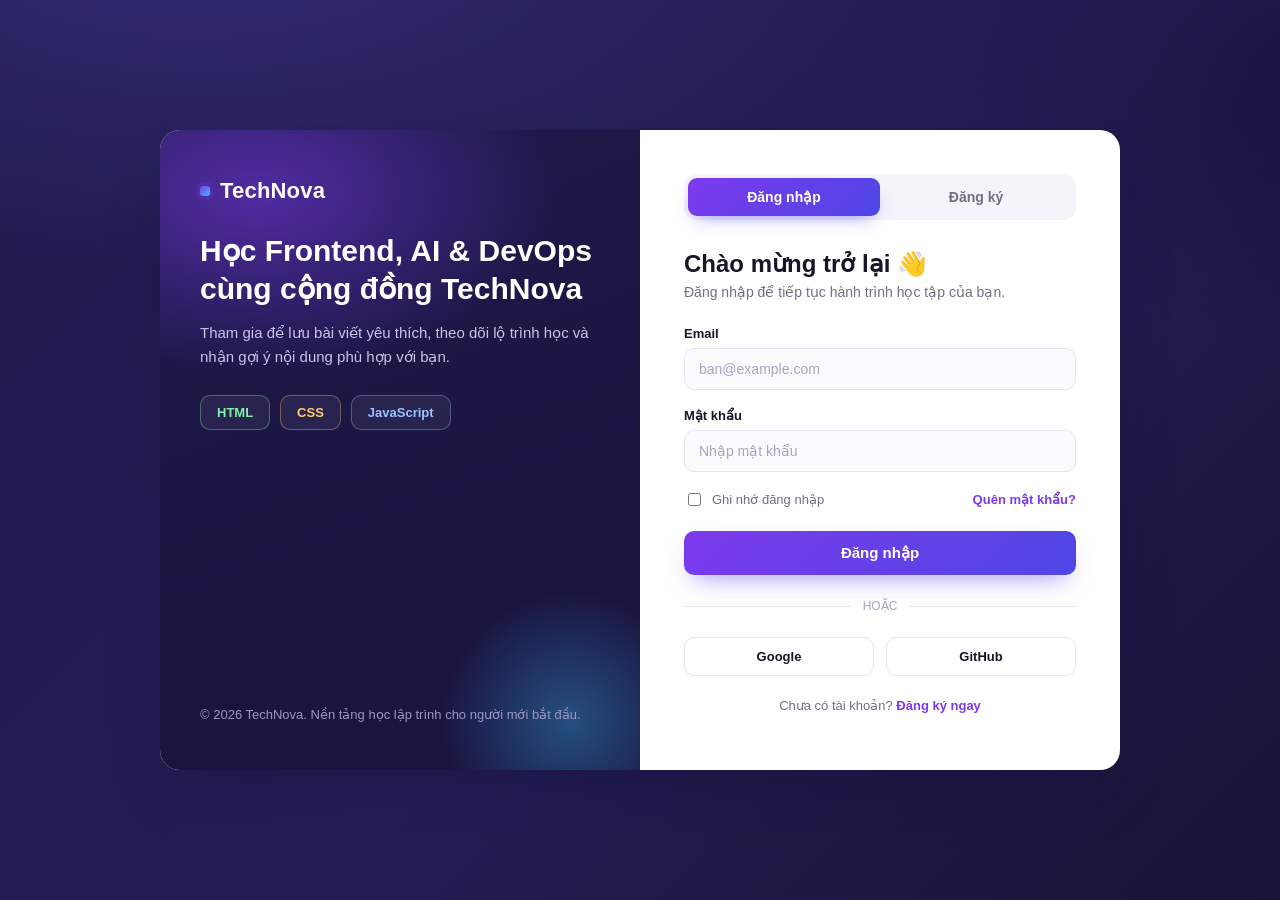
<file: html/form.html>
<!DOCTYPE html>
<html lang="vi">
<head>
<meta charset="UTF-8">
<meta name="viewport" content="width=device-width, initial-scale=1.0">
<link rel="stylesheet" href="../css/form.css">
<title>TechNova - Đăng nhập / Đăng ký</title>
</head>
<body>

<div class="wrap">

  <!-- Panel bên trái: thương hiệu -->
  <div class="side">
    <div>
      <div class="brand"><span class="brand-dot"></span>TechNova</div>
      <h2>Học Frontend, AI &amp; DevOps<br>cùng cộng đồng TechNova</h2>
      <p>Tham gia để lưu bài viết yêu thích, theo dõi lộ trình học và nhận gợi ý nội dung phù hợp với bạn.</p>
      <div class="tags">
        <span class="tag html">HTML</span>
        <span class="tag css">CSS</span>
        <span class="tag js">JavaScript</span>
      </div>
    </div>
    <div class="foot">© 2026 TechNova. Nền tảng học lập trình cho người mới bắt đầu.</div>
  </div>

  <!-- Panel bên phải: form -->
  <div class="form-side">

    <div class="switch">
      <button type="button" class="active" id="tabLogin" onclick="showPanel('login')">Đăng nhập</button>
      <button type="button" id="tabRegister" onclick="showPanel('register')">Đăng ký</button>
    </div>

    <!-- ĐĂNG NHẬP -->
    <div class="panel active" id="panelLogin">
      <p class="title">Chào mừng trở lại 👋</p>
      <p class="subtitle">Đăng nhập để tiếp tục hành trình học tập của bạn.</p>

      <form onsubmit="return false;">
        <div class="field">
          <label for="loginEmail">Email</label>
          <input type="email" id="loginEmail" placeholder="ban@example.com" required>
        </div>
        <div class="field">
          <label for="loginPass">Mật khẩu</label>
          <input type="password" id="loginPass" placeholder="Nhập mật khẩu" required>
        </div>

        <div class="row-between">
          <label class="checkline"><input type="checkbox"> Ghi nhớ đăng nhập</label>
          <a href="#" class="link">Quên mật khẩu?</a>
        </div>

        <button class="btn-primary" type="submit">Đăng nhập</button>
      </form>

      <div class="divider">HOẶC</div>
      <div class="socials">
        <button class="btn-social" type="button">Google</button>
        <button class="btn-social" type="button">GitHub</button>
      </div>

      <p class="switch-hint">Chưa có tài khoản? <a href="#" class="link" onclick="showPanel('register')">Đăng ký ngay</a></p>
    </div>

    <!-- ĐĂNG KÝ -->
    <div class="panel" id="panelRegister">
      <p class="title">Tạo tài khoản mới</p>
      <p class="subtitle">Bắt đầu miễn phí, học mọi lúc mọi nơi.</p>

      <form onsubmit="return false;">
        <div class="field">
          <label for="regName">Họ và tên</label>
          <input type="text" id="regName" placeholder="Nguyễn Văn A" required>
        </div>
        <div class="field">
          <label for="regEmail">Email</label>
          <input type="email" id="regEmail" placeholder="ban@example.com" required>
        </div>
        <div class="field">
          <label for="regPass">Mật khẩu</label>
          <input type="password" id="regPass" placeholder="Tối thiểu 8 ký tự" required>
        </div>
        <div class="field">
          <label for="regPass2">Xác nhận mật khẩu</label>
          <input type="password" id="regPass2" placeholder="Nhập lại mật khẩu" required>
        </div>

        <button class="btn-primary" type="submit">Đăng ký</button>

        <p class="terms">Bằng việc đăng ký, bạn đồng ý với <a href="#" class="link">Điều khoản dịch vụ</a> và <a href="#" class="link">Chính sách bảo mật</a> của TechNova.</p>
      </form>

      <p class="switch-hint">Đã có tài khoản? <a href="#" class="link" onclick="showPanel('login')">Đăng nhập</a></p>
    </div>

  </div>
</div>

<script>
function showPanel(name){
  const isLogin = name === 'login';
  document.getElementById('panelLogin').classList.toggle('active', isLogin);
  document.getElementById('panelRegister').classList.toggle('active', !isLogin);
  document.getElementById('tabLogin').classList.toggle('active', isLogin);
  document.getElementById('tabRegister').classList.toggle('active', !isLogin);
}
</script>

</body>
</html>
</file>
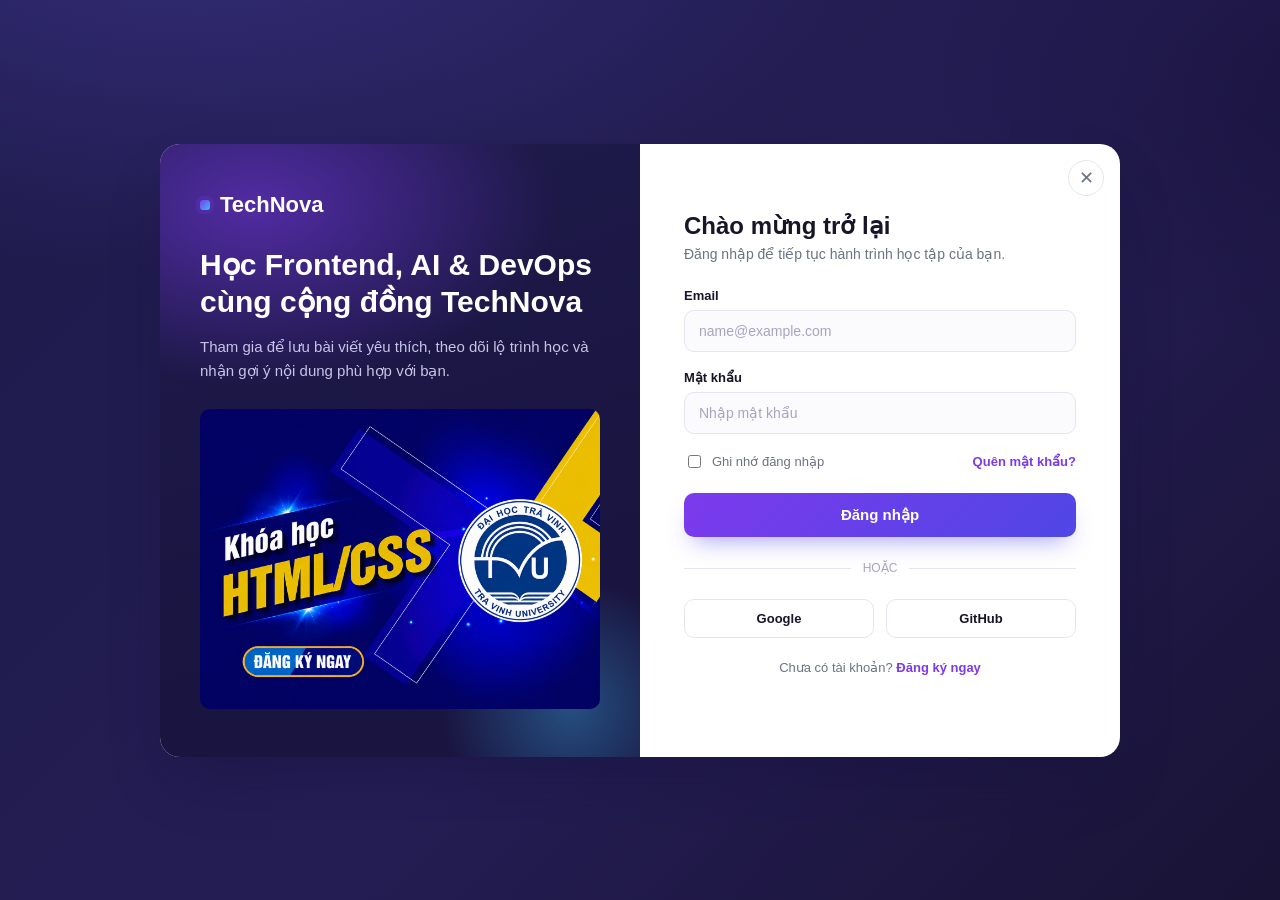
<file: html/login.html>
<!DOCTYPE html>
<html lang="vi">
<head>
<meta charset="UTF-8">
<meta name="viewport" content="width=device-width, initial-scale=1.0">
<title>TechNova - Đăng nhập</title>
<link rel="stylesheet" href="../css/login.css">
</head>
<body>

<div class="wrap" >

  <button type="button" class="close-btn" id="closeBtn" title="Đóng">✕</button>

  <!-- Panel bên trái: thương hiệu -->
  <div class="side">
    <div>
      <div class="brand"><span class="brand-dot"></span>TechNova</div>
      <h2>Học Frontend, AI &amp; DevOps<br>cùng cộng đồng TechNova</h2>
      <p>Tham gia để lưu bài viết yêu thích, theo dõi lộ trình học và nhận gợi ý nội dung phù hợp với bạn.</p>
      <div class="tags">
        <img src="../assets/imgs/logo.png" alt="">
      </div>
    </div>
    <!-- <div class="foot">© 2026 TechNova. Nền tảng học lập trình cho người mới bắt đầu.</div> -->
  </div>

  <!-- Panel bên phải: form đăng nhập -->
  <div class="form-side">
    <p class="title">Chào mừng trở lại</p>
    <p class="subtitle">Đăng nhập để tiếp tục hành trình học tập của bạn.</p>

    <form onsubmit="return false;">
      <div class="field">
        <label for="loginEmail">Email</label>
        <input type="email" id="loginEmail" placeholder="name@example.com" required>
      </div>
      <div class="field">
        <label for="loginPass">Mật khẩu</label>
        <input type="password" id="loginPass" placeholder="Nhập mật khẩu" required>
      </div>

      <div class="row-between">
        <label class="checkline"><input type="checkbox"> Ghi nhớ đăng nhập</label>
        <a href="#" class="link">Quên mật khẩu?</a>
      </div>

      <button class="btn-primary" type="submit">Đăng nhập</button>
    </form>

    <div class="divider">HOẶC</div>
    <div class="socials">
      <button class="btn-social" type="button">Google</button>
      <button class="btn-social" type="button">GitHub</button>
    </div>

    <p class="switch-hint">Chưa có tài khoản? <a href="register.html" class="link">Đăng ký ngay</a></p>
  </div>

</div>

<script>
document.getElementById('closeBtn').addEventListener('click', () => {
  if (document.referrer) {
    window.history.back();
  }
});
</script>

</body>
</html>
</file>
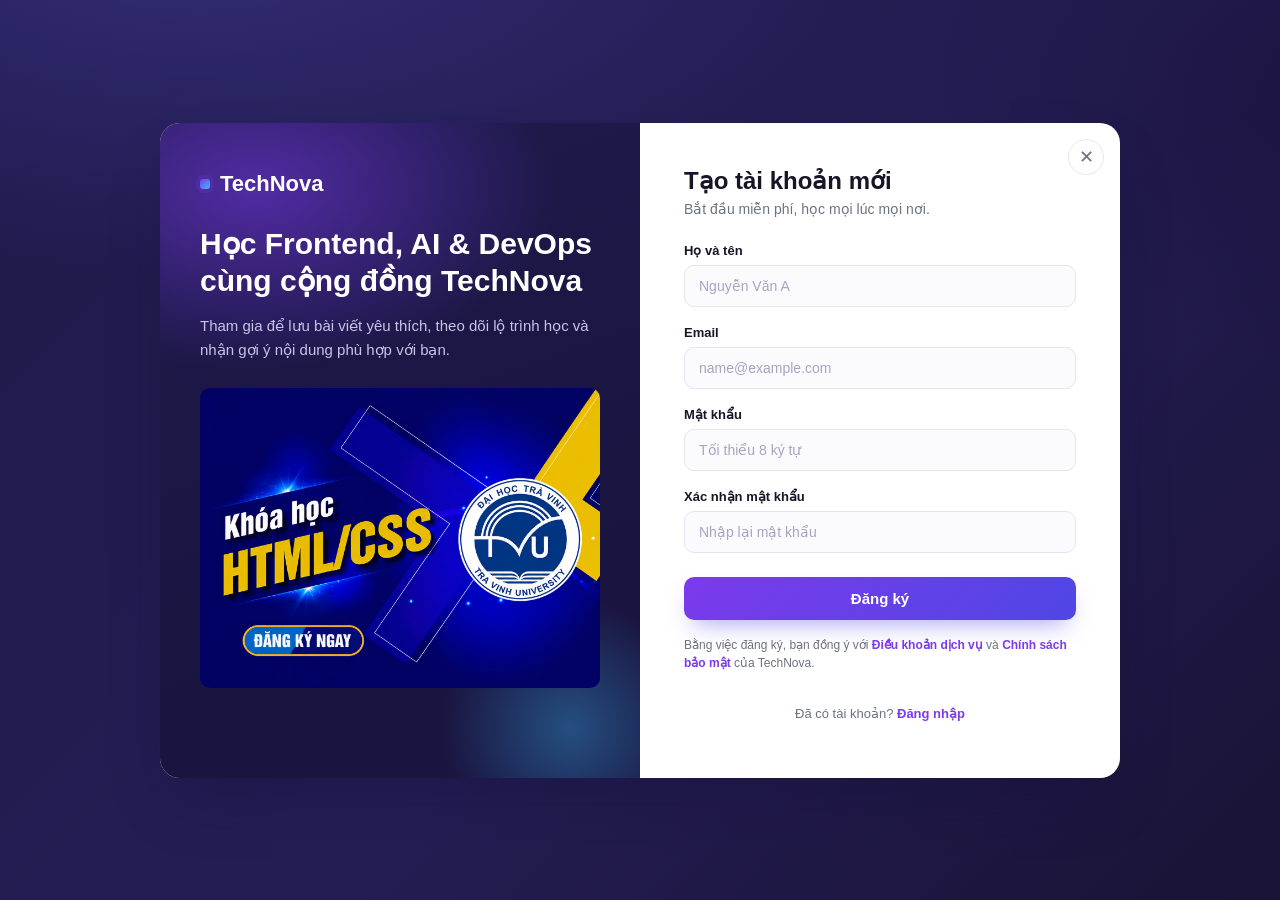
<file: html/register.html>
<!DOCTYPE html>
<html lang="vi">
<head>
<meta charset="UTF-8">
<meta name="viewport" content="width=device-width, initial-scale=1.0">
<title>TechNova - Đăng ký</title>
<link rel="stylesheet" href="../css/register.css">
</head>
<body>

<div class="wrap">

  <button type="button" class="close-btn" id="closeBtn" title="Đóng">✕</button>

  <!-- Panel bên trái: thương hiệu -->
  <div class="side">
    <div>
      <div class="brand"><span class="brand-dot"></span>TechNova</div>
      <h2>Học Frontend, AI &amp; DevOps<br>cùng cộng đồng TechNova</h2>
      <p>Tham gia để lưu bài viết yêu thích, theo dõi lộ trình học và nhận gợi ý nội dung phù hợp với bạn.</p>
      <div class="tags">
       <img src="../assets/imgs/logo.png" alt="">
      </div>
    </div>
    <!-- <div class="foot">© 2026 TechNova. Nền tảng học lập trình cho người mới bắt đầu.</div> -->
  </div>

  <!-- Panel bên phải: form đăng ký -->
  <div class="form-side">
    <p class="title">Tạo tài khoản mới</p>
    <p class="subtitle">Bắt đầu miễn phí, học mọi lúc mọi nơi.</p>

    <form onsubmit="return false;">
      <div class="field">
        <label for="regName">Họ và tên</label>
        <input type="text" id="regName" placeholder="Nguyễn Văn A" required>
      </div>
      <div class="field">
        <label for="regEmail">Email</label>
        <input type="email" id="regEmail" placeholder="name@example.com" required>
      </div>
      <div class="field">
        <label for="regPass">Mật khẩu</label>
        <input type="password" id="regPass" placeholder="Tối thiểu 8 ký tự" required>
      </div>
      <div class="field">
        <label for="regPass2">Xác nhận mật khẩu</label>
        <input type="password" id="regPass2" placeholder="Nhập lại mật khẩu" required>
      </div>

      <button class="btn-primary" type="submit">Đăng ký</button>

      <p class="terms">Bằng việc đăng ký, bạn đồng ý với <a href="#" class="link">Điều khoản dịch vụ</a> và <a href="#" class="link">Chính sách bảo mật</a> của TechNova.</p>
    </form>

    <p class="switch-hint">Đã có tài khoản? <a href="login.html" class="link">Đăng nhập</a></p>
  </div>

</div>

<script>
document.getElementById('closeBtn').addEventListener('click', () => {
  if (document.referrer) {
    window.history.back();
  }
});
</script>
</body>
</html>
</file>
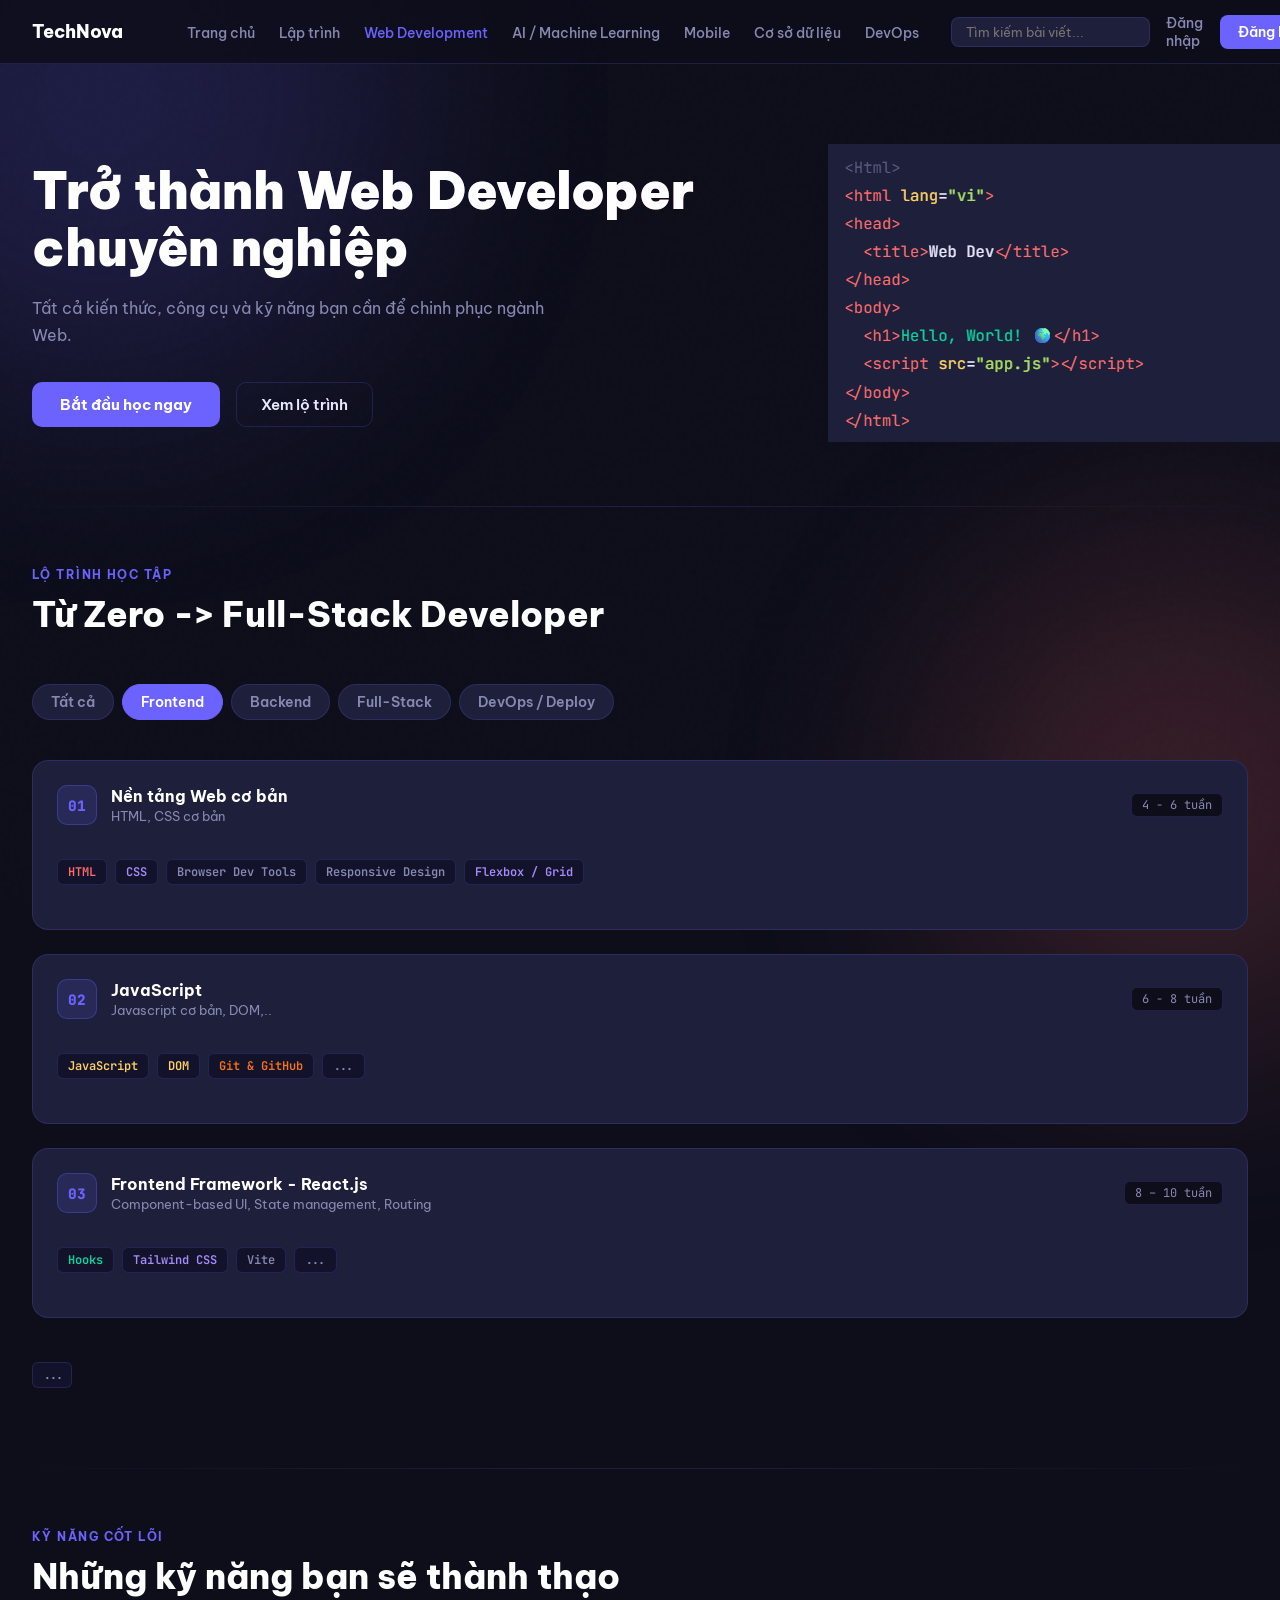
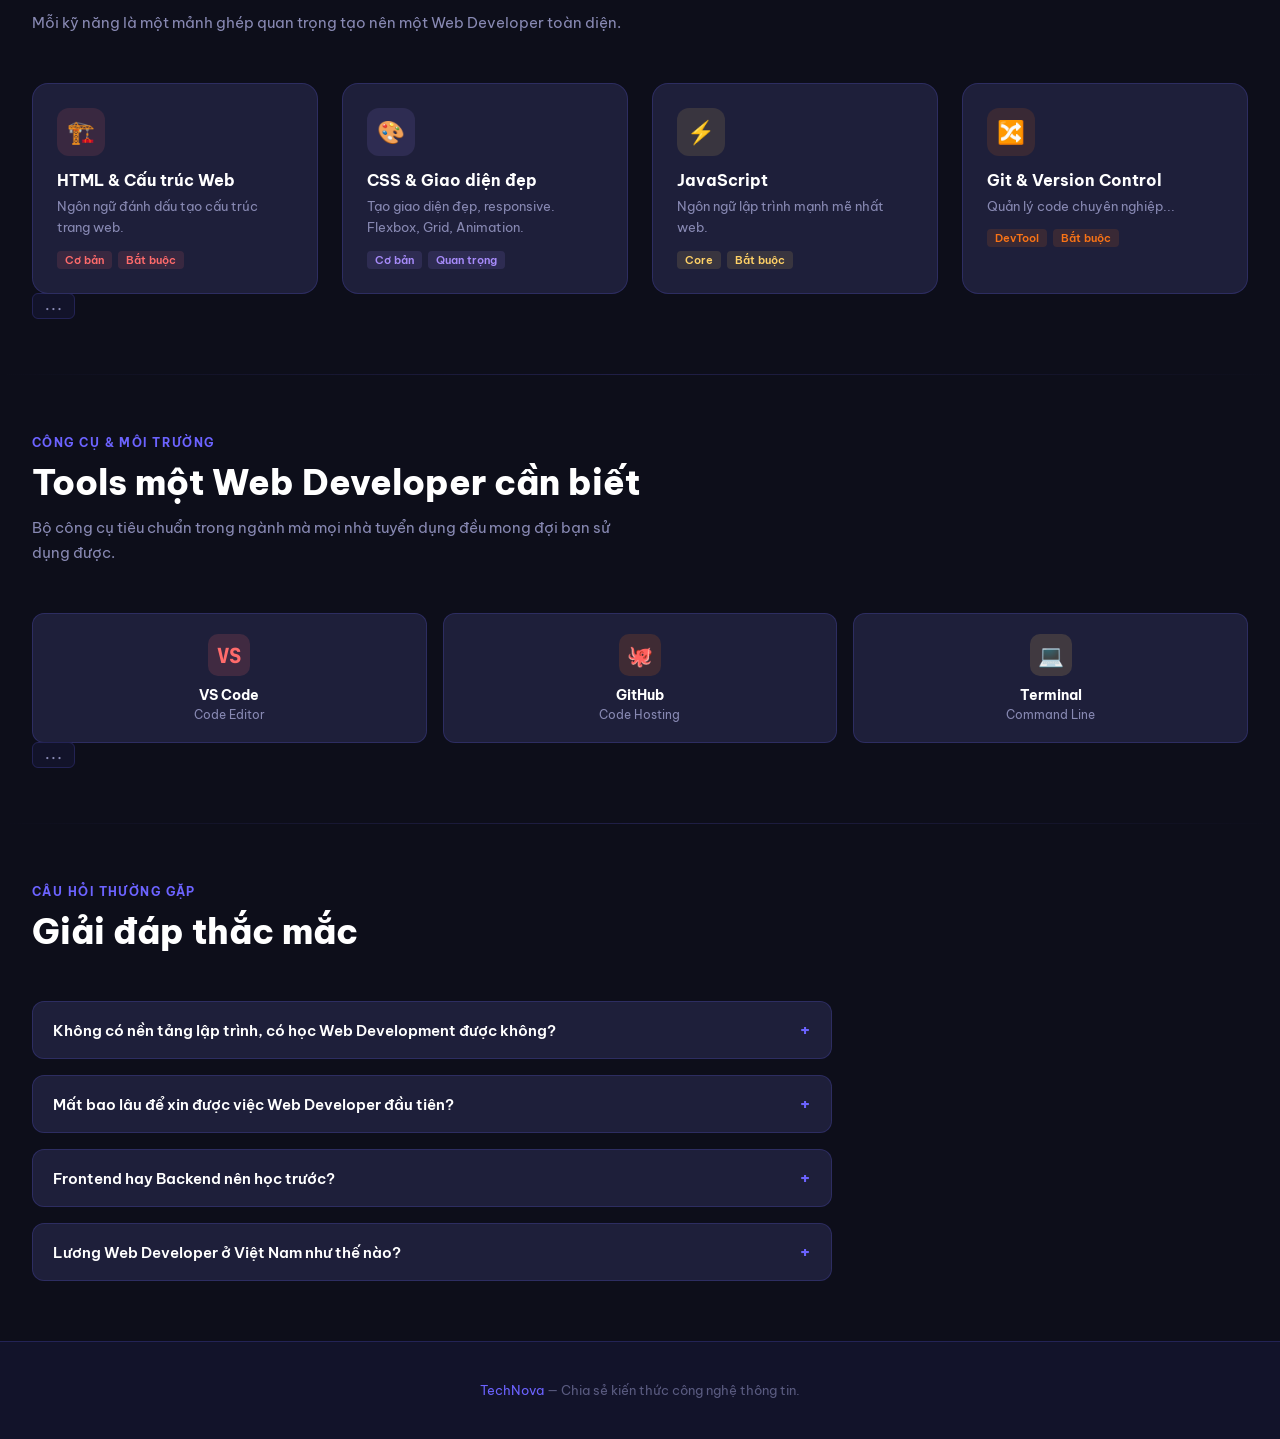
<file: html/web.html>
<!DOCTYPE html>
<html lang="vi">
<head>
<meta charset="UTF-8">
<meta name="viewport" content="width=device-width, initial-scale=1.0">
<title>Web Development</title>
<link href="https://fonts.googleapis.com/css2?family=Be+Vietnam+Pro:wght@300;400;500;600;700;800;900&family=JetBrains+Mono:wght@400;600&display=swap" rel="stylesheet">
<link rel="stylesheet" href="../css/style.css">
</head>
<body>

<!-- BG GLOWS -->
<div class="bg-glow glow-1"></div>
<div class="bg-glow glow-2"></div>

<!-- NAVBAR -->
<nav>
   <div class="nav-logo">
    <div class="menu-icon">
          ☰
    </div>
      TechNova
    </div>
  <ul class="nav-links">
    <li><a href="../index.html">Trang chủ</a></li>
    <li><a href="#">Lập trình</a></li>
    <li><a href="#" class="active">Web Development</a></li>
    <li><a href="#">AI / Machine Learning</a></li>
    <li><a href="#">Mobile</a></li>
    <li><a href="#">Cơ sở dữ liệu</a></li>
    <li><a href="#">DevOps</a></li>
  </ul>
  <div class="nav-right">
    <input class="search-bar" type="text" placeholder="Tìm kiếm bài viết...">
    <a class="btn-login" href="login.html">Đăng nhập</a>
    <a class="btn-signup" href="register.html">Đăng ký</a>
    <!-- <button class="btn-signup"><a href="register.html">Đăng ký</a></button> -->
  </div>
</nav>

<!-- HERO -->
<div class="hero">
  <div class="hero-content">
    <h1>Trở thành <span>Web Developer</span> chuyên nghiệp</h1>
    <p>Tất cả kiến thức, công cụ và kỹ năng bạn cần để chinh phục ngành Web.</p>
    <div class="hero-cta">
      <a class="cta-primary" href="#">Bắt đầu học ngay</a>
      <a class="cta-secondary" href="#">Xem lộ trình</a>
    </div>
    
  </div>

  <div class="hero-visual">
    <div class="code-card">
      <img src="../assets/imgs/html.png" alt="html">
    </div>
    
  </div>
</div>

<div class="divider"></div>

<!-- ROADMAP -->
<section id="roadmap">
  <div class="section-head">
    <div class="section-label">Lộ trình học tập</div>
    <div class="section-title">Từ Zero -> Full-Stack Developer</div>
  </div>

  <div class="tabs">
    <button class="tab" onclick="filterPhase('all', this)">Tất cả</button>
    <button class="tab active" onclick="filterPhase('frontend', this)">Frontend</button>
    <button class="tab" onclick="filterPhase('backend', this)">Backend</button>
    <button class="tab" onclick="filterPhase('fullstack', this)">Full-Stack</button>
    <button class="tab" onclick="filterPhase('devops', this)">DevOps / Deploy</button>
  </div>

  <div class="roadmap" id="roadmapList">

    <div class="phase" data-type="frontend">
      <div class="phase-header">
        <div class="phase-num">01</div>
        <div class="phase-info">
          <h3>Nền tảng Web cơ bản</h3>
          <p>HTML, CSS cơ bản</p>
        </div>
        <div class="phase-duration">4 - 6 tuần</div>
      </div>
      <div class="tech-pills">
        <span class="pill html">HTML</span>
        <span class="pill css">CSS</span>
        <span class="pill">Browser Dev Tools</span>
        <span class="pill">Responsive Design</span>
        <span class="pill css">Flexbox / Grid</span>
      </div>
    </div>

    <div class="phase" data-type="frontend">
      <div class="phase-header">
        <div class="phase-num">02</div>
        <div class="phase-info">
          <h3>JavaScript</h3>
          <p>Javascript cơ bản, DOM,..</p>
        </div>
        <div class="phase-duration">6 - 8 tuần</div>
      </div>
      <div class="tech-pills">
        <span class="pill js">JavaScript</span>
        <span class="pill js">DOM</span>
        <span class="pill git">Git & GitHub</span>
         <span class="pill">...</span>
      </div>
    </div>
     

    <div class="phase" data-type="frontend">
      <div class="phase-header">
        <div class="phase-num">03</div>
        <div class="phase-info">
          <h3>Frontend Framework - React.js</h3>
          <p>Component-based UI, State management, Routing</p>
        </div>
        <div class="phase-duration">8 – 10 tuần</div>
      </div>
      <div class="tech-pills">
        <span class="pill react">Hooks</span>
        <span class="pill css">Tailwind CSS</span>
        <span class="pill">Vite</span>
        <span class="pill">...</span>
      </div>
    

  </div>
  <span class="pill" style="width: 40px;">...</span>
</section>

<div class="divider"></div>

<!-- CORE SKILLS -->
<section id="skills">
  <div class="section-head">
    <div class="section-label">Kỹ năng cốt lõi</div>
    <div class="section-title">Những kỹ năng bạn sẽ thành thạo</div>
    <p class="section-sub">Mỗi kỹ năng là một mảnh ghép quan trọng tạo nên một Web Developer toàn diện.</p>
  </div>

  <div class="skills-grid">

    <div class="skill-card" style="--accent-color:#FF6B6B;--icon-bg:rgba(255,107,107,0.12);">
      <div class="skill-icon">🏗️</div>
      <h3>HTML & Cấu trúc Web</h3>
      <p>Ngôn ngữ đánh dấu tạo cấu trúc trang web.</p>
      <div class="skill-tags"><span class="stag">Cơ bản</span><span class="stag">Bắt buộc</span></div>
      <!-- <div class="skill-level">
        <div class="skill-level-bar"><div class="skill-level-fill" data-width="95%"></div></div>
        <span class="skill-level-text">Beginner-friendly</span>
      </div> -->
    </div>

    <div class="skill-card" style="--accent-color:#a78bfa;--icon-bg:rgba(167,139,250,0.12);">
      <div class="skill-icon">🎨</div>
      <h3>CSS & Giao diện đẹp</h3>
      <p>Tạo giao diện đẹp, responsive. Flexbox, Grid, Animation.</p>
      <div class="skill-tags"><span class="stag">Cơ bản</span><span class="stag">Quan trọng</span></div>
      <!-- <div class="skill-level">
        <div class="skill-level-bar"><div class="skill-level-fill" data-width="88%"></div></div>
        <span class="skill-level-text">Intermediate</span>
      </div> -->
    </div>

    <div class="skill-card" style="--accent-color:#FFD166;--icon-bg:rgba(255,209,102,0.12);">
      <div class="skill-icon">⚡</div>
      <h3>JavaScript</h3>
      <p>Ngôn ngữ lập trình mạnh mẽ nhất web.</p>
      <div class="skill-tags"><span class="stag">Core</span><span class="stag">Bắt buộc</span></div>
      <!-- <div class="skill-level">
        <div class="skill-level-bar"><div class="skill-level-fill" data-width="80%"></div></div>
        <span class="skill-level-text">Intermediate+</span>
      </div> -->
    </div>

   
    <div class="skill-card" style="--accent-color:#f97316;--icon-bg:rgba(249,115,22,0.12);">
      <div class="skill-icon">🔀</div>
      <h3>Git & Version Control</h3>
      <p>Quản lý code chuyên nghiệp...</p>
      <div class="skill-tags"><span class="stag">DevTool</span><span class="stag">Bắt buộc</span></div>
      <!-- <div class="skill-level">
        <div class="skill-level-bar"><div class="skill-level-fill" data-width="90%"></div></div>
        <span class="skill-level-text">Beginner-friendly</span>
      </div> -->
    </div>

    

  </div>
   <span class="pill">...</span>
</section>

<div class="divider"></div>

<!-- TOOLS -->
<section>
  <div class="section-head">
    <div class="section-label">Công cụ & Môi trường</div>
    <div class="section-title">Tools một Web Developer cần biết</div>
    <p class="section-sub">Bộ công cụ tiêu chuẩn trong ngành mà mọi nhà tuyển dụng đều mong đợi bạn sử dụng được.</p>
  </div>

  <div class="tools-grid">
    <div class="tool-card">
      <div class="tool-logo" style="background:rgba(255,107,107,0.15);color:#FF6B6B;">VS</div>
      <h4>VS Code</h4><p>Code Editor</p>
    </div>
   
    <div class="tool-card">
      <div class="tool-logo" style="background:rgba(249,115,22,0.15);color:#f97316;">🐙</div>
      <h4>GitHub</h4><p>Code Hosting</p>
    </div>
    
    <div class="tool-card">
      <div class="tool-logo" style="background:rgba(255,209,102,0.15);color:#FFD166;">💻</div>
      <h4>Terminal</h4><p>Command Line</p>
    </div>
    
        

  </div>
  <span class="pill" style="height: 30px; margin-top: 60%; text-align: center;">...</span>
</section>

<div class="divider"></div>



<!-- FAQ -->
<section>
  <div class="section-head">
    <div class="section-label">Câu hỏi thường gặp</div>
    <div class="section-title">Giải đáp thắc mắc</div>
  </div>

  <div class="faq-list">

    <div class="faq-item">
      <div class="faq-q" onclick="toggleFaq(this)">
        Không có nền tảng lập trình, có học Web Development được không?
        <span class="faq-icon">+</span>
      </div>
      <div class="faq-a">Hoàn toàn được! Web Development là một trong những lĩnh vực thân thiện nhất với người mới. HTML và CSS không yêu cầu kiến thức lập trình trước. Bạn chỉ cần kiên nhẫn, học theo lộ trình từng bước và thực hành đều đặn mỗi ngày.</div>
    </div>

    <div class="faq-item">
      <div class="faq-q" onclick="toggleFaq(this)">
        Mất bao lâu để xin được việc Web Developer đầu tiên?
        <span class="faq-icon">+</span>
      </div>
      <div class="faq-a">Trung bình từ 8–18 tháng học nghiêm túc (3–5 giờ/ngày). Yếu tố quan trọng nhất không phải thời gian mà là portfolio dự án thực tế. Hãy xây dựng ít nhất 3–5 dự án có thể demo được trước khi đi xin việc.</div>
    </div>

    <div class="faq-item">
      <div class="faq-q" onclick="toggleFaq(this)">
        Frontend hay Backend nên học trước?
        <span class="faq-icon">+</span>
      </div>
      <div class="faq-a">Nên học Frontend trước. HTML, CSS, JavaScript cho bạn thấy kết quả ngay lập tức trên trình duyệt, giúp duy trì động lực học. Sau khi nắm vững Frontend, việc học Backend sẽ dễ dàng hơn nhiều.</div>
    </div>

    <div class="faq-item">
      <div class="faq-q" onclick="toggleFaq(this)">
        Lương Web Developer ở Việt Nam như thế nào?
        <span class="faq-icon">+</span>
      </div>
      <div class="faq-a">Junior (0–1 năm): 8–15 triệu/tháng. Middle (1–3 năm): 15–30 triệu/tháng. Senior (3+ năm): 30–60 triệu/tháng. Nếu làm việc cho công ty nước ngoài hoặc remote, mức lương có thể cao hơn 2–3 lần. Kỹ năng TypeScript, Next.js, và Cloud đang được trả lương cao nhất.</div>
    </div>

  </div>
</section>

<!-- FOOTER -->
<footer>
  <span>TechNova</span> — Chia sẻ kiến thức công nghệ thông tin.
</footer>



</body>
</html>
</file>
<file: css/form.css>
:root{
    --indigo-900:#1e1b4b;
    --indigo-800:#2a2464;
    --indigo-600:#4f46e5;
    --violet-500:#7c3aed;
    --sky-400:#38bdf8;
    --lime-400:#a3e635;
    --ink:#171528;
    --muted:#6b7280;
    --line:#e6e4f0;
    --card:#ffffff;
    --bg:#f5f4fb;
  }
  *{
    box-sizing:border-box;
}
  body{
    margin:0;
    min-height:100vh;
    font-family:'Segoe UI', Roboto, Arial, sans-serif;
    background:
      radial-gradient(1200px 600px at 15% -10%, #342d78 0%, transparent 60%),
      radial-gradient(900px 500px at 110% 10%, #1b1440 0%, transparent 55%),
      linear-gradient(135deg, var(--indigo-900) 0%, #241d54 55%, #191335 100%);
    display:flex;
    align-items:center;
    justify-content:center;
    padding:32px 16px;
  }

  .wrap{
    width:100%;
    max-width:960px;
    background:var(--card);
    border-radius:20px;
    overflow:hidden;
    box-shadow:0 30px 60px -20px rgba(20,15,60,0.45);
    display:grid;
    grid-template-columns:1fr 1fr;
  }

  /* ---- left panel: brand / promo ---- */
  .side{
    position:relative;
    padding:48px 40px;
    color:#fff;
    background:
      radial-gradient(500px 300px at 20% 10%, rgba(124,58,237,0.55), transparent 60%),
      linear-gradient(160deg, var(--indigo-900), #1a1440 70%);
    display:flex;
    flex-direction:column;
    justify-content:space-between;
    overflow:hidden;
  }
  .side::after{
    content:"";
    position:absolute;
    inset:auto -60px -80px auto;
    width:260px;height:260px;
    border-radius:50%;
    background:radial-gradient(circle, rgba(56,189,248,0.35), transparent 70%);
  }
  .brand{
    display:flex;
    align-items:center;
    gap:10px;
    font-weight:800;
    font-size:22px;
    letter-spacing:.2px;
  }
  .brand-dot{
    width:10px;height:10px;border-radius:3px;
    background:linear-gradient(135deg, var(--violet-500), var(--sky-400));
    box-shadow:0 0 0 4px rgba(124,58,237,0.18);
  }
  .side h2{
    font-size:30px;
    line-height:1.25;
    margin:28px 0 14px;
  }
  .side p{
    color:#c7c4e8;
    font-size:15px;
    line-height:1.6;
    margin:0 0 26px;
  }
  .tags{
    display:flex;
    gap:10px;
    flex-wrap:wrap;
    position:relative;
    z-index:1;
  }
  .tag{
    padding:9px 16px;
    border-radius:10px;
    font-weight:700;
    font-size:13px;
    border:1px solid rgba(255,255,255,0.18);
    background:rgba(255,255,255,0.06);
  }
  .tag.html{color:#7ef2a6;border-color:rgba(126,242,166,0.35);}
  .tag.css{color:#ffcf6b;border-color:rgba(255,207,107,0.35);}
  .tag.js{color:#9cc3ff;border-color:rgba(156,195,255,0.35);}

  .side .foot{
    position:relative;
    z-index:1;
    font-size:13px;
    color:#9b97c4;
  }

  /* right panel: form */
  .form-side{
    padding:44px 44px;
    display:flex;
    flex-direction:column;
  }

  .switch{
    display:grid;
    grid-template-columns:1fr 1fr;
    background:var(--bg);
    border-radius:12px;
    padding:4px;
    margin-bottom:30px;
  }
  .switch button{
    border:none;
    background:transparent;
    padding:11px 0;
    font-size:14px;
    font-weight:700;
    color:var(--muted);
    border-radius:9px;
    cursor:pointer;
    transition:all .2s ease;
  }
  .switch button.active{
    background:linear-gradient(135deg, var(--violet-500), var(--indigo-600));
    color:#fff;
    box-shadow:0 8px 18px -8px rgba(79,70,229,0.6);
  }

  .panel{display:none;}
  .panel.active{display:block;}

  .title{
    font-size:24px;
    font-weight:800;
    color:var(--ink);
    margin:0 0 6px;
  }
  .subtitle{
    font-size:14px;
    color:var(--muted);
    margin:0 0 26px;
  }

  .field{margin-bottom:18px;}
  .field label{
    display:block;
    font-size:13px;
    font-weight:700;
    color:var(--ink);
    margin-bottom:7px;
  }
  .field input{
    width:100%;
    padding:12px 14px;
    border-radius:10px;
    border:1.5px solid var(--line);
    font-size:14px;
    color:var(--ink);
    outline:none;
    transition:border-color .15s ease, box-shadow .15s ease;
    background:#fbfbfe;
  }
  .field input::placeholder{color:#a7a4c2;}
  .field input:focus{
    border-color:var(--violet-500);
    box-shadow:0 0 0 3px rgba(124,58,237,0.15);
    background:#fff;
  }

  .row-between{
    display:flex;
    align-items:center;
    justify-content:space-between;
    margin:2px 0 22px;
    font-size:13px;
  }
  .checkline{
    display:flex;
    align-items:center;
    gap:8px;
    color:var(--muted);
  }
  .checkline input{accent-color:var(--violet-500);}
  .link{
    color:var(--violet-500);
    text-decoration:none;
    font-weight:600;
  }
  .link:hover{text-decoration:underline;}

  .btn-primary{
    width:100%;
    padding:13px 0;
    border:none;
    border-radius:10px;
    background:linear-gradient(135deg, var(--violet-500), var(--indigo-600));
    color:#fff;
    font-weight:700;
    font-size:15px;
    cursor:pointer;
    box-shadow:0 12px 24px -10px rgba(79,70,229,0.55);
    transition:transform .15s ease, box-shadow .15s ease;
  }
  .btn-primary:hover{
    transform:translateY(-1px);
    box-shadow:0 16px 28px -10px rgba(79,70,229,0.65);
  }
  .btn-primary:active{transform:translateY(0);}

  .divider{
    display:flex;
    align-items:center;
    gap:12px;
    margin:24px 0;
    color:#a7a4c2;
    font-size:12px;
  }
  .divider::before, .divider::after{
    content:"";
    flex:1;
    height:1px;
    background:var(--line);
  }

  .socials{
    display:grid;
    grid-template-columns:1fr 1fr;
    gap:12px;
  }
  .btn-social{
    display:flex;
    align-items:center;
    justify-content:center;
    gap:8px;
    padding:11px 0;
    border-radius:10px;
    border:1.5px solid var(--line);
    background:#fff;
    font-size:13px;
    font-weight:700;
    color:var(--ink);
    cursor:pointer;
    transition:border-color .15s ease, background .15s ease;
  }
  .btn-social:hover{border-color:#c9c6ec; background:#fafaff;}

  .switch-hint{
    text-align:center;
    font-size:13px;
    color:var(--muted);
    margin-top:22px;
  }

  .terms{
    font-size:12px;
    color:var(--muted);
    margin-top:16px;
    line-height:1.5;
  }

  @media (max-width:820px){
    .wrap{grid-template-columns:1fr;}
    .side{display:none;}
    .form-side{padding:34px 26px;}
  }
</file>
<file: css/login.css>
:root{
  --indigo-900:#1e1b4b;
  --indigo-600:#4f46e5;
  --violet-500:#7c3aed;
  --sky-400:#38bdf8;
  --ink:#171528;
  --muted:#6b7280;
  --line:#e6e4f0;
  --card:#ffffff;
  --bg:#f5f4fb;
}
*{box-sizing:border-box;}
body{
  margin:0;
  min-height:100vh;
  font-family:'Segoe UI', Roboto, Arial, sans-serif;
  background:
    radial-gradient(1200px 600px at 15% -10%, #342d78 0%, transparent 60%),
    radial-gradient(900px 500px at 110% 10%, #1b1440 0%, transparent 55%),
    linear-gradient(135deg, var(--indigo-900) 0%, #241d54 55%, #191335 100%);
  display:flex;
  align-items:center;
  justify-content:center;
  padding:32px 16px;
}

.wrap{
  position:relative;
  width:100%;
  max-width:960px;
  background:var(--card);
  border-radius:20px;
  overflow:hidden;
  box-shadow:0 30px 60px -20px rgba(20,15,60,0.45);
  display:grid;
  grid-template-columns:1fr 1fr;
  transition:opacity .2s ease, transform .2s ease;
}
.wrap.closing{
  opacity:0;
  transform:scale(0.96);
  pointer-events:none;
}

.close-btn{
  position:absolute;
  top:16px;
  right:16px;
  width:36px;
  height:36px;
  border-radius:50%;
  border:1.5px solid var(--line);
  background:#fff;
  color:var(--muted);
  font-size:18px;
  line-height:1;
  display:flex;
  align-items:center;
  justify-content:center;
  cursor:pointer;
  z-index:5;
  /* transition:background .15s ease, color .15s ease, border-color .15s ease, transform .15s ease; */
}
.close-btn:hover{
  background:#f4f2ff;
  color:var(--violet-500);
  border-color:#c9c6ec;
  /* transform:rotate(90deg); */
}

/* ---- panel trái: thương hiệu ---- */
.side{
  position:relative;
  padding:48px 40px;
  color:#fff;
  background:
    radial-gradient(500px 300px at 20% 10%, rgba(124,58,237,0.55), transparent 60%),
    linear-gradient(160deg, var(--indigo-900), #1a1440 70%);
  display:flex;
  flex-direction:column;
  justify-content:space-between;
  overflow:hidden;
}
.side::after{
  content:"";
  position:absolute;
  inset:auto -60px -80px auto;
  width:260px;height:260px;
  border-radius:50%;
  background:radial-gradient(circle, rgba(56,189,248,0.35), transparent 70%);
}
.brand{
  display:flex;
  align-items:center;
  gap:10px;
  font-weight:800;
  font-size:22px;
}
.brand-dot{
  width:10px;height:10px;border-radius:3px;
  background:linear-gradient(135deg, var(--violet-500), var(--sky-400));
  box-shadow:0 0 0 4px rgba(124,58,237,0.18);
}
.side h2{
  font-size:30px;
  line-height:1.25;
  margin:28px 0 14px;
}
.side p{
  color:#c7c4e8;
  font-size:15px;
  line-height:1.6;
  margin:0 0 26px;
}
.tags{
  display:flex;
  gap:10px;
  flex-wrap:wrap;
  position:relative;
  z-index:1;
}
.tag{
  padding:9px 16px;
  border-radius:10px;
  font-weight:700;
  font-size:13px;
  border:1px solid rgba(255,255,255,0.18);
  background:rgba(255,255,255,0.06);
}
.tags img{
    max-width: 100%;
    width: 500px;
    border-radius: 10px;
}

.side .foot{
  position:relative;
  z-index:1;
  font-size:13px;
  color:#9b97c4;
}

/* ---- panel phải: form ---- */
.form-side{
  padding:44px 44px;
  display:flex;
  flex-direction:column;
  justify-content:center;
}

.title{
  font-size:24px;
  font-weight:800;
  color:var(--ink);
  margin:0 0 6px;
}
.subtitle{
  font-size:14px;
  color:var(--muted);
  margin:0 0 26px;
}

.field{margin-bottom:18px;}
.field label{
  display:block;
  font-size:13px;
  font-weight:700;
  color:var(--ink);
  margin-bottom:7px;
}
.field input{
  width:100%;
  padding:12px 14px;
  border-radius:10px;
  border:1.5px solid var(--line);
  font-size:14px;
  color:var(--ink);
  outline:none;
  transition:border-color .15s ease, box-shadow .15s ease;
  background:#fbfbfe;
}
.field input::placeholder{color:#a7a4c2;}
.field input:focus{
  border-color:var(--violet-500);
  box-shadow:0 0 0 3px rgba(124,58,237,0.15);
  background:#fff;
}

.row-between{
  display:flex;
  align-items:center;
  justify-content:space-between;
  margin:2px 0 22px;
  font-size:13px;
}
.checkline{
  display:flex;
  align-items:center;
  gap:8px;
  color:var(--muted);
}
.checkline input{accent-color:var(--violet-500);}
.link{
  color:var(--violet-500);
  text-decoration:none;
  font-weight:600;
}
.link:hover{text-decoration:underline;}

.btn-primary{
  width:100%;
  padding:13px 0;
  border:none;
  border-radius:10px;
  background:linear-gradient(135deg, var(--violet-500), var(--indigo-600));
  color:#fff;
  font-weight:700;
  font-size:15px;
  cursor:pointer;
  box-shadow:0 12px 24px -10px rgba(79,70,229,0.55);
  transition:transform .15s ease, box-shadow .15s ease;
}
.btn-primary:hover{
  transform:translateY(-1px);
  box-shadow:0 16px 28px -10px rgba(79,70,229,0.65);
}
.btn-primary:active{transform:translateY(0);}

.divider{
  display:flex;
  align-items:center;
  gap:12px;
  margin:24px 0;
  color:#a7a4c2;
  font-size:12px;
}
.divider::before, .divider::after{
  content:"";
  flex:1;
  height:1px;
  background:var(--line);
}

.socials{
  display:grid;
  grid-template-columns:1fr 1fr;
  gap:12px;
}
.btn-social{
  display:flex;
  align-items:center;
  justify-content:center;
  gap:8px;
  padding:11px 0;
  border-radius:10px;
  border:1.5px solid var(--line);
  background:#fff;
  font-size:13px;
  font-weight:700;
  color:var(--ink);
  cursor:pointer;
  transition:border-color .15s ease, background .15s ease;
}
.btn-social:hover{border-color:#c9c6ec; background:#fafaff;}

.switch-hint{
  text-align:center;
  font-size:13px;
  color:var(--muted);
  margin-top:22px;
}

@media (max-width:820px){
  .wrap{grid-template-columns:1fr;}
  .side{display:none;}
  .form-side{padding:34px 26px;}
}
</file>
<file: css/register.css>
:root{
  --indigo-900:#1e1b4b;
  --indigo-600:#4f46e5;
  --violet-500:#7c3aed;
  --sky-400:#38bdf8;
  --ink:#171528;
  --muted:#6b7280;
  --line:#e6e4f0;
  --card:#ffffff;
  --bg:#f5f4fb;
}
*{box-sizing:border-box;}
body{
  margin:0;
  min-height:100vh;
  font-family:'Segoe UI', Roboto, Arial, sans-serif;
  background:
    radial-gradient(1200px 600px at 15% -10%, #342d78 0%, transparent 60%),
    radial-gradient(900px 500px at 110% 10%, #1b1440 0%, transparent 55%),
    linear-gradient(135deg, var(--indigo-900) 0%, #241d54 55%, #191335 100%);
  display:flex;
  align-items:center;
  justify-content:center;
  padding:32px 16px;
}

.wrap{
  position:relative;
  width:100%;
  max-width:960px;
  background:var(--card);
  border-radius:20px;
  overflow:hidden;
  box-shadow:0 30px 60px -20px rgba(20,15,60,0.45);
  display:grid;
  grid-template-columns:1fr 1fr;
  transition:opacity .2s ease, transform .2s ease;
}
.wrap.closing{
  opacity:0;
  transform:scale(0.96);
  pointer-events:none;
}

.close-btn{
  position:absolute;
  top:16px;
  right:16px;
  width:36px;
  height:36px;
  border-radius:50%;
  border:1.5px solid var(--line);
  background:#fff;
  color:var(--muted);
  font-size:18px;
  line-height:1;
  display:flex;
  align-items:center;
  justify-content:center;
  cursor:pointer;
  z-index:5;
}
.close-btn:hover{
  background:#f4f2ff;
  color:var(--violet-500);
  border-color:#c9c6ec;
  transform:rotate(90deg);
}

/* ---- panel trái: thương hiệu ---- */
.side{
  position:relative;
  padding:48px 40px;
  color:#fff;
  background:
    radial-gradient(500px 300px at 20% 10%, rgba(124,58,237,0.55), transparent 60%),
    linear-gradient(160deg, var(--indigo-900), #1a1440 70%);
  display:flex;
  flex-direction:column;
  justify-content:space-between;
  overflow:hidden;
}
.side::after{
  content:"";
  position:absolute;
  inset:auto -60px -80px auto;
  width:260px;height:260px;
  border-radius:50%;
  background:radial-gradient(circle, rgba(56,189,248,0.35), transparent 70%);
}
.brand{
  display:flex;
  align-items:center;
  gap:10px;
  font-weight:800;
  font-size:22px;
}
.brand-dot{
  width:10px;height:10px;border-radius:3px;
  background:linear-gradient(135deg, var(--violet-500), var(--sky-400));
  box-shadow:0 0 0 4px rgba(124,58,237,0.18);
}
.side h2{
  font-size:30px;
  line-height:1.25;
  margin:28px 0 14px;
}
.side p{
  color:#c7c4e8;
  font-size:15px;
  line-height:1.6;
  margin:0 0 26px;
}
.tags{
  display:flex;
  gap:10px;
  flex-wrap:wrap;
  position:relative;
  z-index:1;
}
.tag{
  padding:9px 16px;
  border-radius:10px;
  font-weight:700;
  font-size:13px;
  border:1px solid rgba(255,255,255,0.18);
  background:rgba(255,255,255,0.06);
}
.tags img{
  max-width: 100%;
  width: 500px;
  border-radius: 10px;

}

.side .foot{
  position:relative;
  z-index:1;
  font-size:13px;
  color:#9b97c4;
}

/* ---- panel phải: form ---- */
.form-side{
  padding:44px 44px;
  display:flex;
  flex-direction:column;
  justify-content:center;
}

.title{
  font-size:24px;
  font-weight:800;
  color:var(--ink);
  margin:0 0 6px;
}
.subtitle{
  font-size:14px;
  color:var(--muted);
  margin:0 0 26px;
}

.field{margin-bottom:18px;}
.field label{
  display:block;
  font-size:13px;
  font-weight:700;
  color:var(--ink);
  margin-bottom:7px;
}
.field input{
  width:100%;
  padding:12px 14px;
  border-radius:10px;
  border:1.5px solid var(--line);
  font-size:14px;
  color:var(--ink);
  outline:none;
  transition:border-color .15s ease, box-shadow .15s ease;
  background:#fbfbfe;
}
.field input::placeholder{color:#a7a4c2;}
.field input:focus{
  border-color:var(--violet-500);
  box-shadow:0 0 0 3px rgba(124,58,237,0.15);
  background:#fff;
}

.btn-primary{
  width:100%;
  padding:13px 0;
  border:none;
  border-radius:10px;
  background:linear-gradient(135deg, var(--violet-500), var(--indigo-600));
  color:#fff;
  font-weight:700;
  font-size:15px;
  cursor:pointer;
  box-shadow:0 12px 24px -10px rgba(79,70,229,0.55);
  transition:transform .15s ease, box-shadow .15s ease;
  margin-top:6px;
}
.btn-primary:hover{
  transform:translateY(-1px);
  box-shadow:0 16px 28px -10px rgba(79,70,229,0.65);
}
.btn-primary:active{transform:translateY(0);}

.link{
  color:var(--violet-500);
  text-decoration:none;
  font-weight:600;
}
.link:hover{text-decoration:underline;}

.terms{
  font-size:12px;
  color:var(--muted);
  margin-top:16px;
  line-height:1.5;
}

.switch-hint{
  text-align:center;
  font-size:13px;
  color:var(--muted);
  margin-top:22px;
}

@media (max-width:820px){
  .wrap{grid-template-columns:1fr;}
  .side{display:none;}
  .form-side{padding:34px 26px;}
}
</file>
<file: css/style.css>
:root {
--primary: #6C63FF;
--primary-dark: #4f46e5;
--primary-glow: rgba(108,99,255,0.25);
--accent: #FF6B6B;
--accent2: #FFD166;
--accent3: #06D6A0;
--bg: #0D0E1A;
--bg2: #12132A;
--bg3: #1a1b35;
--surface: #1e1f3a;
--surface2: #252648;
--border: rgba(108,99,255,0.2);
--text: #E8E9FF;
--text-muted: #8889B3;
--text-dim: #5A5B80;
--white: #ffffff;
--font: 'Be Vietnam Pro', sans-serif;
--mono: 'JetBrains Mono', monospace;
}

*, *::before, *::after { box-sizing: border-box; margin: 0; padding: 0; }

html { scroll-behavior: smooth; }

body {
font-family: var(--font);
background: var(--bg);
color: var(--text);
min-height: 100vh;
overflow-x: hidden;
}

/* ── NOISE OVERLAY ── */
body::before {
content: '';
position: fixed;
inset: 0;
background-image: url("data:image/svg+xml,%3Csvg viewBox='0 0 200 200' xmlns='http://www.w3.org/2000/svg'%3E%3Cfilter id='n'%3E%3CfeTurbulence type='fractalNoise' baseFrequency='0.85' numOctaves='4' stitchTiles='stitch'/%3E%3C/filter%3E%3Crect width='100%25' height='100%25' filter='url(%23n)' opacity='0.03'/%3E%3C/svg%3E");
pointer-events: none;
z-index: 0;
opacity: 0.4;
}

/* ── BG GLOWS ── */
.bg-glow {
position: fixed;
border-radius: 50%;
filter: blur(120px);
pointer-events: none;
z-index: 0;
opacity: 0.18;
}
.glow-1 {
width: 600px; height: 600px;
background: var(--primary);
top: -200px; left: -200px;
}
.glow-2 {
width: 500px; height: 500px;
background: var(--accent);
bottom: -150px; right: -150px;
}

/* ── NAVBAR ── */
nav {
position: sticky;
top: 0;
z-index: 100;
background: rgba(13,14,26,0.85);
border-bottom: 1px solid var(--border);
padding: 0 2rem;
display: flex;
align-items: center;
gap: 2rem;
height: 64px;
}

.menu-icon{
  display: none;
}

.nav-logo {
display: flex;
align-items: center;
gap: 8px;
font-weight: 800;
font-size: 18px;
color: var(--white);
margin-right: 32px;
flex-shrink: 0;
text-decoration: none;
}
.nav-logo svg {
width: 32px;
height: 32px;
}

.nav-links {
display: flex;
gap: 1.5rem;
list-style: none;
flex: 1;
}

.nav-links a {
color: var(--text-muted);
text-decoration: none;
font-size: 0.875rem;
font-weight: 500;
transition: color .2s;
white-space: nowrap;
}

.nav-links a:hover, .nav-links a.active { 
  color: var(--white); 
}
.nav-links a.active { 
  color: var(--primary); 
}

.nav-right {
display: flex;
align-items: center;
gap: 1rem;
margin-left: auto;
}

.search-bar {
background: var(--surface);
border: 1px solid var(--border);
border-radius: 8px;
padding: 6px 14px;
color: var(--text-muted);
font-family: var(--font);
font-size: 0.8rem;
width: 200px;
outline: none;
transition: border-color .2s;
}

.search-bar:focus { 
  border-color: var(--primary); 
  color: var(--text); 
}

.btn-login { 
  color: var(--text-muted); 
  font-size: .875rem; font-weight: 500; 
  cursor: pointer; 
  text-decoration: none; 
}
.btn-signup {
background: var(--primary);
color: #fff;
border: none;
border-radius: 8px;
padding: 8px 18px;
font-family: var(--font);
font-size: .875rem;
font-weight: 600;
cursor: pointer;
transition: background .2s, transform .15s;
white-space: nowrap;
text-decoration: none;
}
.btn-signup:hover { 
  background: var(--primary-dark); 
  transform: translateY(-1px); 
}




/* ── MOBILE NAV DRAWER ── */
.mobile-menu {
display: none;
position: fixed;
top: 64px;
left: 0;
right: 0;
bottom: 0;
background: rgba(13,14,26,0.97);
backdrop-filter: blur(20px);
-webkit-backdrop-filter: blur(20px);
z-index: 99;
padding: 2rem;
flex-direction: column;
gap: 0;
overflow-y: auto;
border-top: 1px solid var(--border);
transform: translateY(-10px);
opacity: 0;
transition: transform .3s ease, opacity .3s ease;
}

.mobile-menu.open {
display: flex;
transform: translateY(0);
opacity: 1;
}

.mobile-menu ul {
list-style: none;
display: flex;
flex-direction: column;
gap: 0;
margin-bottom: 2rem;
}

.mobile-menu ul li a {
display: block;
color: var(--text-muted);
text-decoration: none;
font-size: 1.05rem;
font-weight: 600;
padding: 14px 0;
border-bottom: 1px solid var(--border);
transition: color .2s;
}

.mobile-menu ul li a:hover,
.mobile-menu ul li a.active { 
  color: var(--primary); 
}

.mobile-menu-search {
background: var(--surface);
border: 1px solid var(--border);
border-radius: 10px;
padding: 10px 16px;
color: var(--text-muted);
font-family: var(--font);
font-size: 0.9rem;
width: 100%;
outline: none;
margin-bottom: 1.5rem;
transition: border-color .2s;
}
.mobile-menu-search:focus { 
  border-color: var(--primary); 
  color: var(--text); 
}

.mobile-menu-actions {
display: flex;
gap: 1rem;
}

.mobile-menu-actions .btn-login {
flex: 1;
text-align: center;
padding: 12px;
border: 1px solid var(--border);
border-radius: 10px;
font-size: .9rem;
}
.mobile-menu-actions .btn-signup {
flex: 1;
text-align: center;
padding: 12px 0;
}

/* ── HERO ── */
.hero {
position: relative;
padding: 80px 2rem 60px;
max-width: 1280px;
margin: 0 auto;
display: grid;
grid-template-columns: 1fr 420px;
gap: 4rem;
align-items: center;
z-index: 1;
}

.hero h1 {
font-size: clamp(2.2rem, 4vw, 3.5rem);
font-weight: 900;
line-height: 1.1;
color: var(--white);
margin-bottom: 1.2rem;
animation: fadeSlideIn .7s .1s ease both;
}

.hero h1 span {
background: linear-gradient(135deg, #6C63FF, #a78bfa, #FF6B6B);
background-clip: text;
}

.hero p {
font-size: 1rem;
line-height: 1.7;
color: var(--text-muted);
max-width: 520px;
margin-bottom: 2rem;
animation: fadeSlideIn .7s .2s ease both;
}

.hero-cta {
display: flex;
gap: 1rem;
animation: fadeSlideIn .7s .3s ease both;
flex-wrap: wrap;
}

.cta-primary {
background: var(--primary);
color: #fff;
border: none;
border-radius: 10px;
padding: 12px 28px;
font-family: var(--font);
font-size: .95rem;
font-weight: 700;
cursor: pointer;
transition: all .2s;
display: flex;
align-items: center;
gap: 8px;
text-decoration: none;
}
.cta-primary:hover { background: var(--primary-dark); transform: translateY(-2px); box-shadow: 0 8px 30px var(--primary-glow); }

.cta-secondary {
background: transparent;
color: var(--text);
border: 1px solid var(--border);
border-radius: 10px;
padding: 12px 24px;
font-family: var(--font);
font-size: .95rem;
font-weight: 600;
cursor: pointer;
transition: all .2s;
text-decoration: none;
}
.cta-secondary:hover {
border-color: var(--primary);
color: var(--primary);
}


/* ── ANIMATIONS ── */
@keyframes fadeSlideIn {
from { opacity: 0; transform: translateY(20px); }
to   { opacity: 1; transform: translateY(0); }
}

/* ── SECTION COMMON ── */
section {
position: relative;
z-index: 1;
max-width: 1280px;
margin: 0 auto;
padding: 60px 2rem;
}

.section-label {
font-size: .75rem;
font-weight: 700;
letter-spacing: .12em;
text-transform: uppercase;
color: var(--primary);
margin-bottom: 10px;
}

.section-title {
font-weight: 800;
color: var(--white);
margin-bottom: .8rem;
font-size: clamp(1.4rem, 3vw, 2.2rem);
}

.section-sub {
font-size: .95rem;
color: var(--text-muted);
max-width: 600px;
line-height: 1.6;
}

.section-head { margin-bottom: 3rem; }

/* ── ROADMAP TABS ── */
.tabs {
display: flex;
gap: .5rem;
margin-bottom: 2.5rem;
flex-wrap: wrap;
}

.tab {
background: var(--surface);
border: 1px solid var(--border);
border-radius: 100px;
padding: 8px 18px;
font-family: var(--font);
font-size: .85rem;
font-weight: 600;
color: var(--text-muted);
cursor: pointer;
transition: all .2s;
}

.tab:hover { border-color: var(--primary); color: var(--text); }
.tab.active { background: var(--primary); border-color: var(--primary); color: #fff; }

/* ── ROADMAP PHASE ── */
.roadmap {
display: grid;
grid-template-columns: 1fr;
gap: 1.5rem;
}

.phase {
background: var(--surface);
border: 1px solid var(--border);
border-radius: 16px;
padding: 24px;
transition: border-color .2s, transform .2s;
cursor: pointer;
}

.phase:hover {
border-color: var(--primary);
}

.phase-header {
display: flex;
align-items: center;
gap: 14px;
margin-bottom: 14px;
flex-wrap: wrap;
}

.phase-num {
width: 40px; height: 40px;
background: rgba(108,99,255,0.15);
border: 1px solid rgba(108,99,255,0.3);
border-radius: 10px;
display: grid;
place-items: center;
font-weight: 800;
font-size: .9rem;
color: var(--primary);
font-family: var(--mono);
}

.phase-info { flex: 1; min-width: 0; }
.phase-info h3 { font-size: 1rem; font-weight: 700; color: var(--white); }
.phase-info p { font-size: .8rem; color: var(--text-muted); margin-top: 2px; }

.phase-duration {
background: var(--bg);
border: 1px solid var(--border);
border-radius: 6px;
padding: 3px 10px;
font-size: .75rem;
color: var(--text-muted);
font-family: var(--mono);
}

.tech-pills {
display: flex;
flex-wrap: wrap;
gap: 8px;
}

.pill {
margin: 20px 0px;
background: var(--bg2);
border: 1px solid var(--border);
border-radius: 6px;
padding: 4px 10px;
font-size: .75rem;
font-weight: 600;
color: var(--text-muted);
transition: all .15s;
font-family: var(--mono);
}

.pill:hover {
background: rgba(108,99,255,0.15);
border-color: var(--primary);
color: var(--primary);
}
.pill.html { color: #FF6B6B; }
.pill.css  { color: #a78bfa; }
.pill.js   { color: #FFD166; }
.pill.react{ color: #06D6A0; }
.pill.node { color: #a8e063; }
.pill.db   { color: #60a5fa; }
.pill.git  { color: #f97316; }

/* ── SKILLS GRID ── */
.skills-grid {
display: grid;
grid-template-columns: repeat(auto-fill, minmax(280px, 1fr));
gap: 1.5rem;
}

.skill-card {
background: var(--surface);
border: 1px solid var(--border);
border-radius: 16px;
padding: 24px;
transition: all .25s;
position: relative;
overflow: hidden;
}

.skill-card:hover {
box-shadow: 0 20px 40px rgba(0,0,0,0.3);
border-color: var(--accent-color, var(--primary));
}

.skill-icon {
width: 48px; height: 48px;
border-radius: 12px;
display: grid;
place-items: center;
font-size: 1.4rem;
margin-bottom: 14px;
background: var(--icon-bg, rgba(108,99,255,0.15));
}

.skill-card h3 {
font-size: 1rem;
font-weight: 700;
color: var(--white);
margin-bottom: 6px;
}
.skill-card p {
font-size: .83rem;
color: var(--text-muted);
line-height: 1.6;
}

.skill-tags {
display: flex;
flex-wrap: wrap;
gap: 6px;
margin-top: 12px;
}

.stag {
font-size: .7rem;
font-weight: 600;
padding: 2px 8px;
border-radius: 4px;
background: var(--icon-bg, rgba(108,99,255,0.15));
color: var(--accent-color, var(--primary));
}

/* ── TOOLS SECTION ── */
.tools-grid {
display: grid;
grid-template-columns: 1fr 1fr 1fr;
gap: 1rem;
}

.tool-card {
background: var(--surface);
border: 1px solid var(--border);
border-radius: 12px;
padding: 20px 16px;
text-align: center;
transition: all .2s;
cursor: pointer;
}

.tool-card:hover {
border-color: var(--primary);
transform: translateY(-3px);
background: var(--surface2);
}

.tool-logo {
width: 42px; height: 42px;
border-radius: 10px;
margin: 0 auto 10px;
display: grid;
place-items: center;
font-size: 1.3rem;
font-weight: 800;
font-family: var(--mono);
}

.tool-card h4 {
font-size: .85rem;
font-weight: 700;
color: var(--white);
}
.tool-card p {
font-size: .72rem;
color: var(--text-muted);
margin-top: 3px;
}

/* ── FAQ ── */
.faq-list { display: grid; gap: 1rem; max-width: 800px; }

.faq-item {
background: var(--surface);
border: 1px solid var(--border);
border-radius: 12px;
overflow: hidden;
transition: border-color .2s;
}

.faq-item:hover { border-color: var(--primary); }

.faq-q {
padding: 16px 20px;
cursor: pointer;
display: flex;
justify-content: space-between;
align-items: center;
font-weight: 600;
font-size: .93rem;
color: var(--white);
user-select: none;
gap: 12px;
}

.faq-icon {
font-size: 1.2rem;
transition: transform .3s;
color: var(--primary);
flex-shrink: 0;
}
.faq-item.open .faq-icon {
transform: rotate(45deg);
}

.faq-a {
max-height: 0;
overflow: hidden;
transition: max-height .35s ease, padding .35s;
font-size: .87rem;
color: var(--text-muted);
line-height: 1.65;
padding: 0 20px;
}

.faq-item.open .faq-a {
max-height: 400px;
padding: 0 20px 16px;
}

/* ── FOOTER ── */
footer {
background: var(--bg2);
border-top: 1px solid var(--border);
padding: 40px 2rem;
text-align: center;
color: var(--text-dim);
font-size: .83rem;
z-index: 1;
position: relative;
}

footer span { color: var(--primary); }

/* ── DIVIDER ── */
.divider {
height: 1px;
background: linear-gradient(90deg, transparent, var(--border), transparent);
max-width: 1280px;
margin: 0 auto;
}

/* ── PROGRESS BARS ── */
.skill-level {
margin-top: 10px;
display: flex;
align-items: center;
gap: 8px;
}
.skill-level-bar {
flex: 1;
height: 3px;
background: var(--bg);
border-radius: 3px;
overflow: hidden;
}
.skill-level-fill {
height: 100%;
border-radius: 3px;
background: linear-gradient(90deg, var(--primary), var(--accent));
transition: width 1.5s ease;
width: 0%;
}
.skill-level-text {
font-size: .7rem;
color: var(--text-dim);
font-family: var(--mono);
white-space: nowrap;
}

/* ================= TABLET & MOBILE ================= */
@media (max-width: 1024px) {

  /* Navbar */
  nav {
    padding: 0 1.25rem;
    gap: 1rem;
  }

  .menu-icon {
    display: block;
    font-size: 28px;
    cursor: pointer;
    margin-right: 10px;
  }

  .nav-links,
  .search-bar,
  .btn-login,
  .btn-signup {
    display: none;
  }

  .nav-right {
    gap: 0;
  }

  /* Hero */
  .hero {
    grid-template-columns: 1fr 300px;
    gap: 2rem;
    padding: 56px 1.5rem 44px;
  }

  .hero h1 {
    font-size: clamp(1.9rem, 3.5vw, 2.8rem);
  }

  /* Sections */
  section {
    padding: 52px 1.5rem;
  }

  /* Skills */
  .skills-grid {
    grid-template-columns: repeat(2, 1fr);
    gap: 1.25rem;
  }

  /* Tools */
  .tools-grid {
    grid-template-columns: repeat(3, 1fr);
  }

  /* Roadmap */
  .phase-header {
    flex-wrap: wrap;
    gap: 10px;
  }

  .phase-duration {
    margin-left: auto;
  }

  /* FAQ */
  .faq-list {
    max-width: 100%;
  }
}

/* mobile  */
@media (max-width: 768px) {

  /* Navbar */
  nav {
    padding: 0 1rem;
    height: 56px;
  }

  .nav-logo {
    font-size: 16px;
    margin-right: 0;
  }

  /* Hero */
  .hero {
    grid-template-columns: 1fr;
    gap: 0;
    padding: 36px 1rem 32px;
  }

  .hero-visual {
    display: none;
  }

  .hero h1 {
    margin-bottom: 1rem;
  }

  .hero p {
    font-size: 0.9rem;
    margin-bottom: 1.5rem;
  }

  .hero-cta {
    flex-direction: column;
    gap: 0.75rem;
  }

  .cta-primary,
  .cta-secondary {
    width: 100%;
    justify-content: center;
    text-align: center;
    padding: 13px 20px;
  }

  /* Sections */
  section {
    padding: 36px 1rem;
  }

  .section-head {
    margin-bottom: 2rem;
  }

  .section-title {
    font-size: clamp(1.25rem, 5vw, 1.6rem);
  }

  .section-sub {
    font-size: 0.875rem;
  }

  /* Tabs */
  .tabs {
    flex-wrap: nowrap;
    overflow-x: auto;
    gap: 0.4rem;
    padding-bottom: 6px;
    scrollbar-width: none;
    -ms-overflow-style: none;
  }

  .tabs::-webkit-scrollbar {
    display: none;
  }

  .tab {
    padding: 7px 14px;
    font-size: 0.8rem;
    white-space: nowrap;
    flex-shrink: 0;
  }

  /* Roadmap */
  .phase {
    padding: 18px 16px;
  }

  .phase-num {
    width: 36px;
    height: 36px;
    font-size: 0.8rem;
  }

  .phase-info h3 {
    font-size: 0.93rem;
  }

  .phase-duration {
    margin-left: 0;
    align-self: flex-start;
  }

  /* Skills */
  .skills-grid {
    grid-template-columns: 1fr;
    gap: 1rem;
  }

  .skill-card {
    padding: 20px;
  }

  /* Tools */
  .tools-grid {
    grid-template-columns: repeat(2, 1fr);
    gap: 0.75rem;
  }

  .tool-card {
    padding: 16px 12px;
  }

  /* FAQ */
  .faq-q {
    font-size: 0.875rem;
    padding: 14px 16px;
  }

  .faq-a {
    font-size: 0.83rem;
    padding: 0 16px;
  }

  .faq-item.open .faq-a {
    padding: 0 16px 14px;
  }

  /* Footer */
  footer {
    padding: 28px 1rem;
  }

  .divider {
    margin: 0 1rem;
  }
}
</file>
